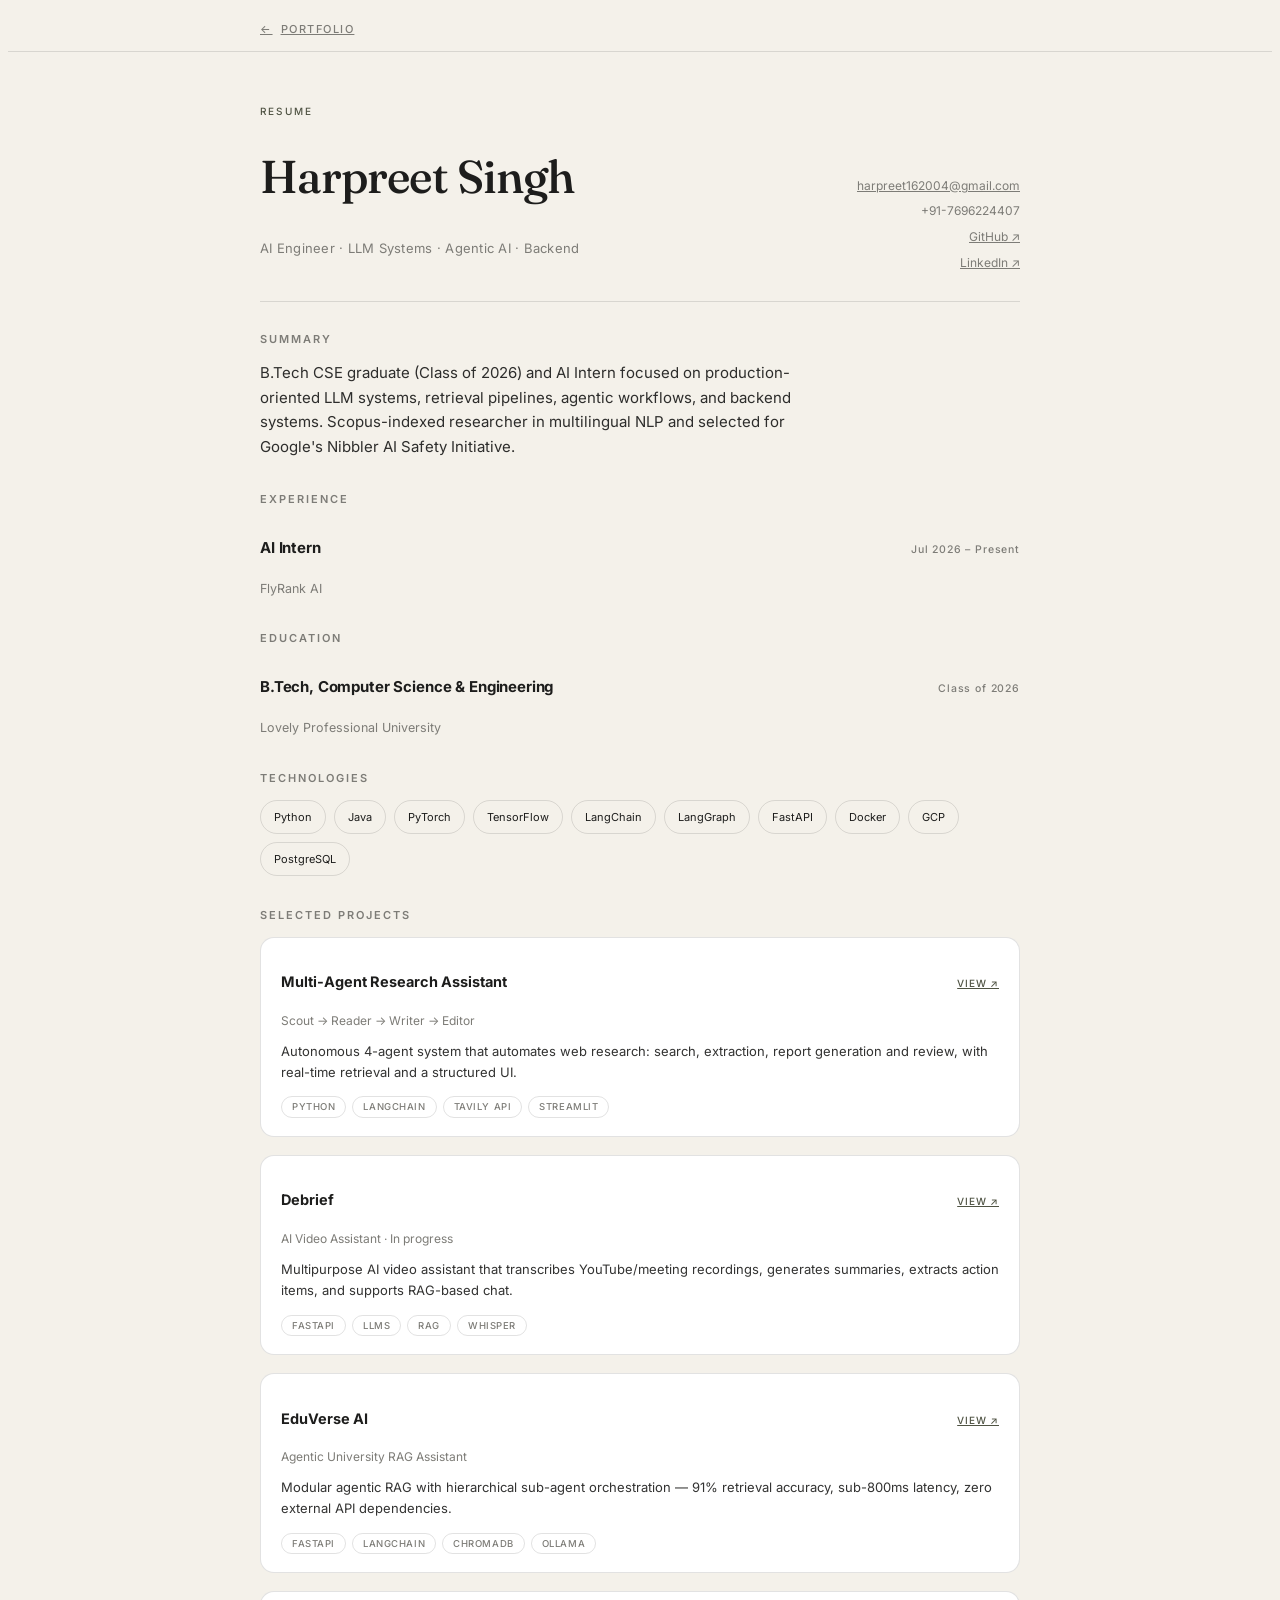
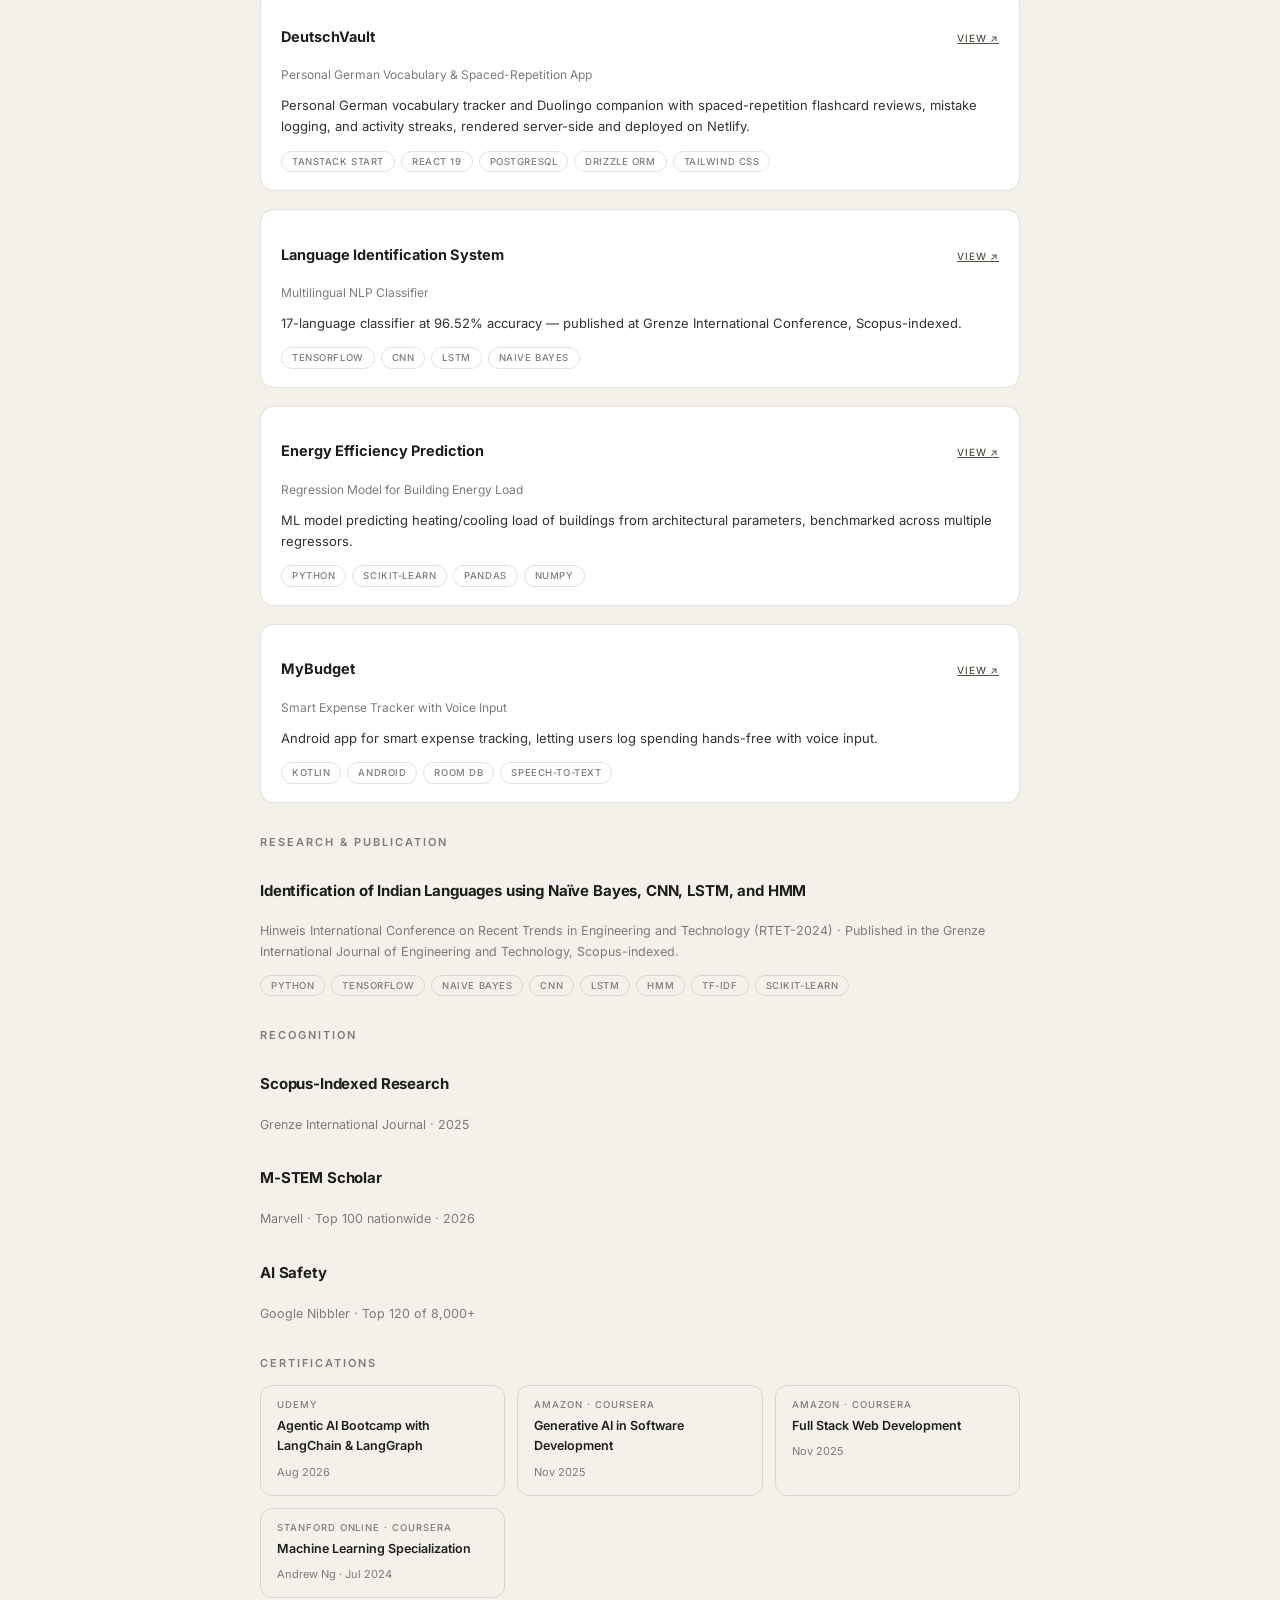
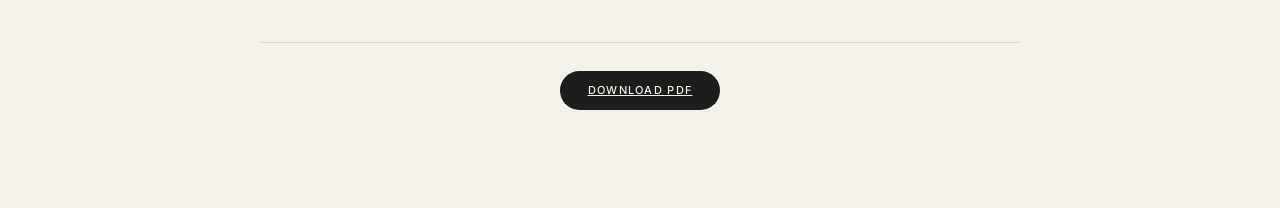
<file: resume.html>
<!doctype html>
<html lang="en">
  <head>
    <meta charset="UTF-8" />
    <meta name="viewport" content="width=device-width,initial-scale=1" />
    <title>Harpreet Singh · Resume</title>
    <meta name="description" content="Harpreet Singh — AI Engineer. Resume." />
    <meta name="robots" content="index,follow" />
    <meta name="theme-color" content="#1d1d1c" />

    <link
      rel="icon"
      href="data:image/svg+xml,%3Csvg xmlns='http://www.w3.org/2000/svg' viewBox='0 0 32 32'%3E%3Crect width='32' height='32' fill='%231d1d1c'/%3E%3Ctext x='16' y='23' font-family='Georgia,serif' font-size='16' font-weight='700' fill='%23f3eee2' text-anchor='middle'%3EHS%3C/text%3E%3C/svg%3E"
    />

    <link rel="preconnect" href="https://fonts.googleapis.com" />
    <link rel="preconnect" href="https://fonts.gstatic.com" crossorigin />
    <link
      href="https://fonts.googleapis.com/css2?family=Fraunces:ital,opsz,wght@0,9..144,400;0,9..144,500&family=Inter:wght@400;500;600;700;800&display=swap"
      rel="stylesheet"
    />

    <link rel="stylesheet" href="css/style.css" />
    <link rel="stylesheet" href="css/resume.css" />
  </head>

  <body>
    <!-- ============================================================
     TOP BAR — back link
     ============================================================ -->
    <header class="r-topbar">
      <div class="r-topbar-inner">
        <a href="index.html" class="r-back">
          <span class="r-back-arrow">←</span>
          <span>Portfolio</span>
        </a>
      </div>
    </header>

    <!-- ============================================================
     RESUME
     ============================================================ -->
    <main class="r-wrap">
      <!-- Header / identity -->
      <section class="r-header">
        <div>
          <div class="r-eyebrow">Resume</div>
          <h1>Harpreet Singh</h1>
          <p class="r-role">AI Engineer · LLM Systems · Agentic AI · Backend</p>
        </div>

        <div class="r-contact" id="rContact">
          <!-- populated by js/resume.js from SITE_LINKS -->
        </div>
      </section>

      <!-- Summary -->
      <section class="r-section">
        <h2>Summary</h2>
        <p>
          B.Tech CSE graduate (Class of 2026) and AI Intern focused
          on production-oriented LLM systems, retrieval pipelines, agentic
          workflows, and backend systems. Scopus-indexed researcher in
          multilingual NLP and selected for Google's Nibbler AI Safety Initiative.
        </p>
      </section>

      <!-- Experience -->
      <section class="r-section">
        <h2>Experience</h2>
        <div class="r-entry">
          <div class="r-entry-head">
            <h3>AI Intern</h3>
            <span class="r-entry-date">Jul 2026 – Present</span>
          </div>
          <div class="r-entry-sub">FlyRank AI</div>
        </div>
      </section>

      <!-- Education -->
      <section class="r-section">
        <h2>Education</h2>
        <div class="r-entry">
          <div class="r-entry-head">
            <h3>B.Tech, Computer Science &amp; Engineering</h3>
            <span class="r-entry-date">Class of 2026</span>
          </div>
          <div class="r-entry-sub">Lovely Professional University</div>
        </div>
      </section>

      <!-- Skills -->
      <section class="r-section">
        <h2>Technologies</h2>
        <div class="r-tags">
          <span>Python</span>
          <span>Java</span>
          <span>PyTorch</span>
          <span>TensorFlow</span>
          <span>LangChain</span>
          <span>LangGraph</span>
          <span>FastAPI</span>
          <span>Docker</span>
          <span>GCP</span>
          <span>PostgreSQL</span>
        </div>
      </section>

      <!-- Projects (rendered from data.js → PROJECTS) -->
      <section class="r-section">
        <h2>Selected Projects</h2>
        <div class="r-projects" id="rProjects">
          <!-- populated by js/resume.js -->
        </div>
      </section>

      <!-- Publication -->
      <section class="r-section">
        <h2>Research &amp; Publication</h2>
        <div class="r-entry" id="rPublication">
          <!-- populated by js/resume.js from PUBLICATION -->
        </div>
      </section>

      <!-- Recognition -->
      <section class="r-section">
        <h2>Recognition</h2>
        <div class="r-recognition">
          <div class="r-entry">
            <div class="r-entry-head">
              <h3>Scopus-Indexed Research</h3>
            </div>
            <div class="r-entry-sub">Grenze International Journal · 2025</div>
          </div>
          <div class="r-entry">
            <div class="r-entry-head">
              <h3>M-STEM Scholar</h3>
            </div>
            <div class="r-entry-sub">Marvell · Top 100 nationwide · 2026</div>
          </div>
          <div class="r-entry">
            <div class="r-entry-head">
              <h3>AI Safety</h3>
            </div>
            <div class="r-entry-sub">Google Nibbler · Top 120 of 8,000+</div>
          </div>
        </div>
      </section>

      <!-- Certifications (rendered from data.js → CERTIFICATIONS) -->
      <section class="r-section">
        <h2>Certifications</h2>
        <div class="r-certs" id="rCerts">
          <!-- populated by js/resume.js -->
        </div>
      </section>

      <footer class="r-footer">
        <a data-link="resume" href="assets/resume/Harpreet_Singh_Resume.pdf" target="_blank" rel="noopener" class="btn">
          <span>Download PDF</span>
        </a>
      </footer>
    </main>

    <script src="js/data.js"></script>
    <script src="js/resume.js"></script>
  </body>
</html>
</file>
<file: css/resume.css>
/* ============================================================================
   RESUME PAGE
   Self-contained theme system (light/dark), scoped to this page only via
   [data-theme] on <html> — doesn't touch the main portfolio's --ink/--bone
   variables, which are used both for text color AND deliberately-dark
   panels there and can't just be inverted wholesale.
   ============================================================================ */

:root {
  --r-bg: #f4f1ea;
  --r-bg-soft: #eae5d9;
  --r-card: #ffffff;
  --r-ink: #1d1d1c;
  --r-mid: #7d7c77;
  --r-line: rgba(16, 16, 16, 0.12);
  --r-accent: #4f5343;
  --r-shadow: rgba(16, 16, 16, 0.08);
}

html,
body {
  background: var(--r-bg);
}

body {
  color: var(--r-ink);
  font: 400 15px/1.65 Inter, system-ui, sans-serif;
  transition:
    background 0.4s ease,
    color 0.4s ease;
}

/* ── top bar ─────────────────────────────────────────────────────── */

.r-topbar {
  position: sticky;
  top: 0;
  z-index: 20;
  background: var(--r-bg);
  border-bottom: 1px solid var(--r-line);
  transition: background 0.4s ease, border-color 0.4s ease;
}

.r-topbar-inner {
  max-width: 760px;
  margin: 0 auto;
  padding: 16px clamp(18px, 4vw, 28px);
  display: flex;
  align-items: center;
  justify-content: space-between;
}

.r-back {
  display: inline-flex;
  align-items: center;
  gap: 8px;
  font: 500 11px/1 Inter, sans-serif;
  letter-spacing: 0.14em;
  text-transform: uppercase;
  color: var(--r-mid);
  transition: color 0.25s;
}

.r-back:hover {
  color: var(--r-ink);
}

.r-back-arrow {
  transition: transform 0.25s cubic-bezier(0.6, 0, 0.2, 1);
}

.r-back:hover .r-back-arrow {
  transform: translateX(-3px);
}

/* ── theme toggle ────────────────────────────────────────────────── */

.r-toggle {
  display: flex;
  align-items: center;
  gap: 8px;
  background: transparent;
  border: 0;
  padding: 4px;
  cursor: pointer;
  color: var(--r-mid);
}

.r-toggle-icon {
  display: flex;
  width: 15px;
  height: 15px;
  transition: color 0.35s ease, opacity 0.35s ease;
}

.r-toggle-icon svg {
  width: 100%;
  height: 100%;
}

.r-toggle-sun {
  color: var(--r-accent);
}

html[data-theme="dark"] .r-toggle-sun {
  color: var(--r-mid);
  opacity: 0.5;
}

.r-toggle-moon {
  color: var(--r-mid);
  opacity: 0.5;
}

html[data-theme="dark"] .r-toggle-moon {
  color: var(--r-accent);
  opacity: 1;
}

.r-toggle-track {
  position: relative;
  width: 46px;
  height: 25px;
  border-radius: 999px;
  background: var(--r-line);
  border: 1px solid var(--r-line);
  transition: background 0.4s ease;
}

.r-toggle-thumb {
  position: absolute;
  top: 2px;
  left: 2px;
  width: 19px;
  height: 19px;
  border-radius: 50%;
  background: var(--r-ink);
  box-shadow: 0 2px 6px var(--r-shadow);
  transition:
    transform 0.4s cubic-bezier(0.16, 1, 0.3, 1),
    background 0.4s ease;
}

html[data-theme="dark"] .r-toggle-track {
  background: rgba(224, 128, 90, 0.22);
}

html[data-theme="dark"] .r-toggle-thumb {
  transform: translateX(21px);
  background: var(--r-accent);
}

.r-toggle:focus-visible {
  outline: 2px solid var(--r-accent);
  outline-offset: 4px;
  border-radius: 999px;
}

/* ── layout shell ────────────────────────────────────────────────── */

.r-wrap {
  max-width: 760px;
  margin: 0 auto;
  padding: clamp(28px, 6vh, 56px) clamp(18px, 4vw, 28px) clamp(60px, 10vh, 100px);
}

/* ── header ──────────────────────────────────────────────────────── */

.r-header {
  display: flex;
  flex-wrap: wrap;
  align-items: flex-end;
  justify-content: space-between;
  gap: 20px;
  padding-bottom: 28px;
  margin-bottom: 32px;
  border-bottom: 1px solid var(--r-line);
  transition: border-color 0.4s ease;
}

.r-eyebrow {
  font: 500 10px/1 Inter, sans-serif;
  letter-spacing: 0.22em;
  text-transform: uppercase;
  color: var(--r-accent);
  margin-bottom: 10px;
}

.r-header h1 {
  font-size: clamp(34px, 5vw, 46px);
  font-weight: 800;
  letter-spacing: -0.02em;
  line-height: 1;
}

.r-role {
  margin-top: 8px;
  color: var(--r-mid);
  font-size: 13px;
  letter-spacing: 0.02em;
}

.r-contact {
  display: flex;
  flex-direction: column;
  gap: 6px;
  font-size: 12px;
  color: var(--r-mid);
  text-align: right;
}

.r-contact a {
  color: var(--r-mid);
  transition: color 0.25s;
}

.r-contact a:hover {
  color: var(--r-accent);
}

/* ── sections ────────────────────────────────────────────────────── */

.r-section {
  margin-bottom: 34px;
}

.r-section h2 {
  font: 600 11px/1 Inter, sans-serif;
  letter-spacing: 0.18em;
  text-transform: uppercase;
  color: var(--r-mid);
  margin-bottom: 16px;
}

.r-section > p {
  max-width: 62ch;
  color: var(--r-ink);
  opacity: 0.92;
}

.r-entry + .r-entry {
  margin-top: 16px;
}

.r-entry-head {
  display: flex;
  flex-wrap: wrap;
  align-items: baseline;
  justify-content: space-between;
  gap: 8px 16px;
}

.r-entry-head h3 {
  font-size: 15px;
  font-weight: 700;
  letter-spacing: -0.01em;
}

.r-entry-date {
  font: 500 10.5px/1 Inter, sans-serif;
  letter-spacing: 0.08em;
  color: var(--r-mid);
  white-space: nowrap;
}

.r-entry-sub {
  margin-top: 3px;
  font-size: 12.5px;
  color: var(--r-mid);
}

/* ── tags / skills ───────────────────────────────────────────────── */

.r-tags {
  display: flex;
  flex-wrap: wrap;
  gap: 8px;
}

.r-tags span {
  border: 1px solid var(--r-line);
  padding: 7px 13px;
  border-radius: 20px;
  font-size: 11px;
  color: var(--r-ink);
  transition: border-color 0.4s ease;
}

/* ── projects ────────────────────────────────────────────────────── */

.r-projects {
  display: flex;
  flex-direction: column;
  gap: 18px;
}

.r-project {
  background: var(--r-card);
  border: 1px solid var(--r-line);
  border-radius: 14px;
  padding: 18px 20px;
  transition: background 0.4s ease, border-color 0.4s ease;
}

.r-project-head {
  display: flex;
  flex-wrap: wrap;
  align-items: baseline;
  justify-content: space-between;
  gap: 6px 14px;
}

.r-project-head h3 {
  font-size: 14.5px;
  font-weight: 700;
}

.r-project-head a {
  font: 500 10px/1 Inter, sans-serif;
  letter-spacing: 0.08em;
  text-transform: uppercase;
  color: var(--r-accent);
  white-space: nowrap;
}

.r-project-sub {
  margin-top: 2px;
  font-size: 12px;
  color: var(--r-mid);
}

.r-project p {
  margin-top: 10px;
  font-size: 13px;
  color: var(--r-ink);
  opacity: 0.9;
}

.r-project-stack {
  margin-top: 12px;
  display: flex;
  flex-wrap: wrap;
  gap: 6px;
}

.r-project-stack span {
  font: 500 9.5px/1 Inter, sans-serif;
  letter-spacing: 0.06em;
  text-transform: uppercase;
  color: var(--r-mid);
  border: 1px solid var(--r-line);
  border-radius: 20px;
  padding: 5px 10px;
}

/* ── certifications ──────────────────────────────────────────────── */

.r-certs {
  display: grid;
  grid-template-columns: repeat(auto-fill, minmax(200px, 1fr));
  gap: 12px;
}

.r-cert {
  border: 1px solid var(--r-line);
  border-radius: 12px;
  padding: 14px 16px;
  transition: border-color 0.4s ease;
}

.r-cert-issuer {
  font: 500 9.5px/1 Inter, sans-serif;
  letter-spacing: 0.1em;
  text-transform: uppercase;
  color: var(--r-mid);
}

.r-cert-name {
  margin-top: 6px;
  font-size: 12.5px;
  font-weight: 600;
}

.r-cert-meta {
  margin-top: 6px;
  font-size: 11px;
  color: var(--r-mid);
}

/* ── footer ──────────────────────────────────────────────────────── */

.r-footer {
  margin-top: 44px;
  padding-top: 28px;
  border-top: 1px solid var(--r-line);
  display: flex;
  justify-content: center;
  transition: border-color 0.4s ease;
}

.r-footer .btn {
  background: var(--r-ink);
  color: var(--r-bg);
}

@media (max-width: 560px) {
  .r-header {
    flex-direction: column;
    align-items: flex-start;
  }

  .r-contact {
    text-align: left;
  }
}
/* ── brand alignment additions ──────────────────────────────────────── */
.r-header h1 {
  font-family: "Fraunces", serif;
  font-weight: 500;
}

.r-footer .btn {
  display: inline-flex;
  align-items: center;
  gap: 10px;
  padding: 14px 28px;
  border-radius: 999px;
  font: 500 11px/1 Inter, sans-serif;
  letter-spacing: 0.12em;
  text-transform: uppercase;
  transition: opacity 0.25s ease;
}
.r-footer .btn:hover { opacity: 0.85; }
</file>
<file: css/style.css>
/* ============================================================================
   STYLE.CSS
   Custom layer on top of Tailwind CDN. Tailwind handles layout/spacing/type;
   this file handles the textures, motion primitives and one-off components
   that Tailwind utilities can't express (noise, magnetic buttons, the
   project modal, the skill field, the loader).
   ============================================================================ */

:root {
  --nav-h: 84px;
}

html {
  scroll-behavior: smooth;
}

body {
  -webkit-font-smoothing: antialiased;
  background-color: #f4f1ea;
}

::selection {
  background: #4f5343;
  color: #f3eee2;
}

.hide-scrollbar::-webkit-scrollbar { display: none; }
.hide-scrollbar { -ms-overflow-style: none; scrollbar-width: none; }

/* ── Hero background ─────────────────────────────────────────────────
   The whole stack (CSS pattern → optional real photo → legibility
   overlay) lives inside .hero-frame, an inset rounded "card" that sits
   with even breathing room from every edge of the dark section behind
   it — the glass-framed-photo look. Layered, in this order: dark base
   (on the section) → animated CSS pattern (always visible, no
   dependencies) → optional real photo (fades in only if
   assets/images/hero-bg.jpg actually loads) → dark overlay gradient
   for text legibility.                                                */
.hero-frame {
  position: absolute;
  --hero-inset: 14px;
  --hero-radius: 28px;
  inset: var(--hero-inset);
  z-index: 0;
  border-radius: var(--hero-radius);
  overflow: hidden;
  border: 1px solid rgba(255,255,255,0.14);
  box-shadow:
    0 40px 100px -30px rgba(0,0,0,0.65),
    inset 0 1px 0 rgba(255,255,255,0.10);
  transform-origin: center center;
  will-change: transform;
}
@media (min-width: 640px) {
  .hero-frame { --hero-inset: 22px; --hero-radius: 36px; }
}
@media (min-width: 1024px) {
  .hero-frame { --hero-inset: 28px; --hero-radius: 44px; }
}
.hero-bg-pattern {
  position: absolute;
  inset: 0;
  z-index: 0;
  background-image:
    radial-gradient(ellipse 60% 50% at 20% 20%, rgba(79,83,67,0.35), transparent 60%),
    radial-gradient(ellipse 55% 45% at 85% 75%, rgba(212,193,156,0.16), transparent 60%),
    repeating-linear-gradient(90deg, rgba(255,255,255,0.035) 0px, rgba(255,255,255,0.035) 1px, transparent 1px, transparent 64px),
    repeating-linear-gradient(0deg, rgba(255,255,255,0.035) 0px, rgba(255,255,255,0.035) 1px, transparent 1px, transparent 64px);
  animation: heroDrift 22s ease-in-out infinite alternate;
}
@keyframes heroDrift {
  0%   { background-position: 0% 0%, 100% 100%, 0 0, 0 0; }
  100% { background-position: 6% 4%, 94% 96%, 0 0, 0 0; }
}
.hero-bg-photo {
  position: absolute;
  inset: 0;
  z-index: 0;
  background-size: cover;
  background-position: center;
  opacity: 0;
  transition: opacity 1.2s ease;
}
.hero-bg-photo.is-loaded { opacity: 1; }
.hero-bg-overlay {
  position: absolute;
  inset: 0;
  z-index: 1;
  background: linear-gradient(180deg, rgba(29,29,28,0.30) 0%, rgba(29,29,28,0.50) 55%, rgba(20,22,26,0.86) 100%);
}
@media (prefers-reduced-motion: reduce) {
  .hero-bg-pattern { animation: none; }
}

/* ── Glassmorphism primitives ─────────────────────────────────────────
   Frosted, translucent surfaces used for badges/pills that float on
   top of photography — blurred backdrop, soft border, subtle sheen. */
.glass-panel {
  background: rgba(255,255,255,0.08);
  backdrop-filter: blur(18px) saturate(140%);
  -webkit-backdrop-filter: blur(18px) saturate(140%);
  border: 1px solid rgba(255,255,255,0.18);
  box-shadow: 0 8px 32px -12px rgba(0,0,0,0.45), inset 0 1px 0 rgba(255,255,255,0.14);
}
.hero-glass-badge {
  display: inline-flex;
  align-items: center;
  gap: 0.5rem;
  font-family: "JetBrains Mono", monospace;
  font-size: 0.7rem;
  letter-spacing: 0.14em;
  color: rgba(243,238,226,0.88);
  padding: 0.6rem 1.25rem;
  border-radius: 999px;
  background: rgba(255,255,255,0.08);
  backdrop-filter: blur(18px) saturate(140%);
  -webkit-backdrop-filter: blur(18px) saturate(140%);
  border: 1px solid rgba(255,255,255,0.18);
  box-shadow: 0 8px 32px -12px rgba(0,0,0,0.45), inset 0 1px 0 rgba(255,255,255,0.14);
}
.hero-glass-badge::before {
  content: "";
  width: 6px;
  height: 6px;
  border-radius: 50%;
  background: #d4c19c;
  box-shadow: 0 0 8px 1px rgba(212,193,156,0.8);
}

/* ── Matte noise (used on dark panels throughout) ───────────────────── */
.matte-noise { position: relative; isolation: isolate; }
.matte-noise::before {
  content: "";
  position: absolute;
  inset: 0;
  opacity: 0.035;
  pointer-events: none;
  z-index: 1;
  background-image: url("data:image/svg+xml,%3Csvg viewBox='0 0 200 200' xmlns='http://www.w3.org/2000/svg'%3E%3Cfilter id='n'%3E%3CfeTurbulence type='fractalNoise' baseFrequency='0.85' numOctaves='3' stitchTiles='stitch'/%3E%3C/filter%3E%3Crect width='100%25' height='100%25' filter='url(%23n)'/%3E%3C/svg%3E");
}

.gradient-border-inset {
  box-shadow: inset 0 1px 1px rgba(255, 255, 255, 0.08), inset 0 -1px 1px rgba(0, 0, 0, 0.25);
}

.custom-curve { border-top-right-radius: 120px; }
@media (max-width: 1024px) { .custom-curve { border-top-right-radius: 56px; } }

/* ── Magnetic buttons ────────────────────────────────────────────────── */
.magnetic-wrap { display: inline-block; position: relative; }

/* ── Loader: viewfinder reveal ───────────────────────────────────────── */
#loader {
  position: fixed;
  inset: 0;
  z-index: 999;
  display: flex;
  align-items: center;
  justify-content: center;
  overflow: hidden;
  background: #1d1d1c;
  transition: opacity 0.6s ease, visibility 0.6s ease;
}
#loader::before {
  /* faint ambient texture — same gradient recipe as the hero/project
     tiles, kept subtle so it doesn't compete with the mark itself. */
  content: "";
  position: absolute;
  inset: -15%;
  background-image:
    radial-gradient(ellipse 50% 40% at 25% 30%, rgba(79,83,67,0.30), transparent 60%),
    radial-gradient(ellipse 45% 35% at 78% 75%, rgba(212,193,156,0.14), transparent 60%);
  animation: heroDrift 10s ease-in-out infinite alternate;
}
.loader-frame {
  position: relative;
  z-index: 1;
  width: 132px;
  height: 132px;
  display: flex;
  align-items: center;
  justify-content: center;
  transition: transform 0.6s cubic-bezier(.4,0,.2,1), filter 0.6s ease, opacity 0.6s ease;
}
.loader-corner {
  position: absolute;
  width: 22px;
  height: 22px;
  border: 1.5px solid rgba(212,193,156,0.7);
  opacity: 0;
  animation: loaderCornerIn 0.7s cubic-bezier(.16,1,.3,1) forwards;
}
.loader-corner.tl { top: 0; left: 0; border-right: none; border-bottom: none; --dx: -14px; --dy: -14px; }
.loader-corner.tr { top: 0; right: 0; border-left: none; border-bottom: none; --dx: 14px; --dy: -14px; animation-delay: 0.08s; }
.loader-corner.bl { bottom: 0; left: 0; border-right: none; border-top: none; --dx: -14px; --dy: 14px; animation-delay: 0.08s; }
.loader-corner.br { bottom: 0; right: 0; border-left: none; border-top: none; --dx: 14px; --dy: 14px; animation-delay: 0.16s; }
.loader-mark {
  position: relative;
  display: flex;
  flex-direction: column;
  align-items: center;
  gap: 0.65rem;
}
#loader .loader-word {
  font-family: "Fraunces", serif;
  font-size: clamp(1.8rem, 5vw, 2.75rem);
  letter-spacing: -0.02em;
  color: #f3eee2;
  opacity: 0;
  animation: loaderWordIn 0.8s cubic-bezier(.16,1,.3,1) forwards;
  animation-delay: 0.16s;
}
.loader-line {
  width: 46px;
  height: 1px;
  background: #d4c19c;
  transform: scaleX(0);
  animation: loaderLineGrow 0.6s cubic-bezier(.16,1,.3,1) forwards;
  animation-delay: 0.56s;
}
@keyframes loaderCornerIn {
  0% { opacity: 0; transform: translate(var(--dx), var(--dy)) scale(0.7); }
  100% { opacity: 1; transform: translate(0,0) scale(1); }
}
@keyframes loaderWordIn {
  0% { opacity: 0; transform: translateY(8px) scale(0.94); filter: blur(6px); }
  100% { opacity: 1; transform: translateY(0) scale(1); filter: blur(0); }
}
@keyframes loaderLineGrow {
  to { transform: scaleX(1); }
}
#loader.is-done { opacity: 0; visibility: hidden; pointer-events: none; }
#loader.is-done .loader-frame { transform: scale(1.06); filter: blur(4px); opacity: 0; }
@media (prefers-reduced-motion: reduce) {
  #loader::before { animation: none; }
  .loader-corner, #loader .loader-word, .loader-line { animation: none; opacity: 1; transform: none; filter: none; }
}
html.is-loading { overflow: hidden; }

/* ── Custom cursor ────────────────────────────────────────────────────
   Plain CSS `cursor` property — no JS, no DOM element following the
   pointer, nothing to lag. The browser/OS renders it natively, exactly
   like the default arrow, just re-skinned. One shape for the default
   pointer, a slightly larger one for anything clickable — that size
   change is the browser swapping a static image on :hover, not an
   animation. Each cursor is a dark dot with a light ring baked into the
   same graphic, so it stays visible on both this site's dark sections
   and its cream ones without needing separate light/dark versions. */
html {
  cursor: url('data:image/svg+xml;utf8,<svg xmlns="http://www.w3.org/2000/svg" width="20" height="20" viewBox="0 0 20 20"><circle cx="10" cy="10" r="6" fill="%231d1d1c" stroke="%23f3eee2" stroke-width="1.5"/></svg>') 10 10, auto;
}
a, button, [role="button"], .skills-tab, .ticker-chip, .skill-node,
.proj-card, .cert-card, input, select, textarea, label {
  cursor: url('data:image/svg+xml;utf8,<svg xmlns="http://www.w3.org/2000/svg" width="28" height="28" viewBox="0 0 28 28"><circle cx="14" cy="14" r="9" fill="%231d1d1c" stroke="%23f3eee2" stroke-width="1.5"/><circle cx="14" cy="14" r="2.5" fill="%23d4c19c"/></svg>') 14 14, pointer;
}

/* ── Nav mobile menu ─────────────────────────────────────────────────── */
#navMobileMenu {
  max-height: 0;
  overflow: hidden;
  transition: max-height 0.45s ease;
}
#navMobileMenu.open { max-height: 420px; }

/* ── Section number / eyebrow rule ──────────────────────────────────── */
.eyebrow {
  font-family: "JetBrains Mono", monospace;
  font-size: 0.7rem;
  letter-spacing: 0.16em;
}

/* ── Project cards (Shop grid, reskinned from the template's product card language) ── */
.proj-card {
  position: relative;
  flex: 0 0 auto;
  width: 340px;
  scroll-snap-align: start;
  background: #1d1d1c;
  border-radius: 28px;
  border: 1px solid rgba(255, 255, 255, 0.06);
  overflow: hidden;
  cursor: pointer;
  transition: transform 0.5s cubic-bezier(.16,1,.3,1), border-color 0.4s ease;
}
@media (min-width: 640px) { .proj-card { width: 380px; } }
.proj-card:hover { transform: translateY(-6px); border-color: rgba(255,255,255,0.14); }
.proj-card:focus-visible { outline: 2px solid #d4c19c; outline-offset: 3px; }
.proj-card .proj-media {
  position: relative;
  height: 240px;
  overflow: hidden;
  background: #262622;
}
.proj-card .proj-media img {
  width: 100%; height: 100%; object-fit: cover;
  transform: scale(1.04);
  transition: transform 0.8s cubic-bezier(.16,1,.3,1);
}
.proj-card:hover .proj-media img { transform: scale(1.12); }
.proj-card .proj-media-num {
  display: flex; align-items: center; justify-content: center;
  height: 100%; width: 100%;
  font-family: "Fraunces", serif;
  font-size: 3.5rem;
  color: rgba(243,238,226,0.15);
}

/* ── Project card media: abstract tile ─────────────────────────────────
   Replaces mismatched app/README screenshots with one consistent,
   on-brand surface — same wave-gradient + grid-line language as the
   hero background, so every project reads as part of one site rather
   than six unrelated captures. A per-card icon and index number carry
   the identity instead of a screenshot.                               */
.proj-media-abstract {
  position: relative;
  height: 100%;
  width: 100%;
  overflow: hidden;
  background: #1d1d1c;
}
.proj-media-pattern {
  position: absolute;
  inset: 0;
  background-image:
    radial-gradient(ellipse 70% 60% at var(--px, 25%) var(--py, 20%), rgba(79,83,67,0.55), transparent 65%),
    radial-gradient(ellipse 60% 50% at var(--px2, 80%) var(--py2, 85%), rgba(212,193,156,0.22), transparent 60%),
    repeating-linear-gradient(90deg, rgba(255,255,255,0.035) 0px, rgba(255,255,255,0.035) 1px, transparent 1px, transparent 40px),
    repeating-linear-gradient(0deg, rgba(255,255,255,0.035) 0px, rgba(255,255,255,0.035) 1px, transparent 1px, transparent 40px);
  animation: heroDrift 16s ease-in-out infinite alternate;
}
.proj-card:nth-of-type(1) .proj-media-pattern { --px: 20%; --py: 15%; --px2: 85%; --py2: 90%; }
.proj-card:nth-of-type(2) .proj-media-pattern { --px: 80%; --py: 20%; --px2: 15%; --py2: 85%; }
.proj-card:nth-of-type(3) .proj-media-pattern { --px: 30%; --py: 85%; --px2: 85%; --py2: 15%; }
.proj-card:nth-of-type(4) .proj-media-pattern { --px: 85%; --py: 80%; --px2: 20%; --py2: 15%; }
.proj-card:nth-of-type(5) .proj-media-pattern { --px: 15%; --py: 50%; --px2: 90%; --py2: 50%; }
.proj-card:nth-of-type(6) .proj-media-pattern { --px: 75%; --py: 15%; --px2: 25%; --py2: 90%; }
.proj-media-icon {
  position: absolute;
  top: 1.5rem;
  left: 1.5rem;
  z-index: 1;
  display: inline-flex;
  align-items: center;
  justify-content: center;
  width: 44px;
  height: 44px;
  border-radius: 12px;
  background: rgba(255,255,255,0.06);
  border: 1px solid rgba(255,255,255,0.12);
  color: #d4c19c;
  transition: transform 0.5s cubic-bezier(.16,1,.3,1), background 0.4s ease;
}
.proj-card:hover .proj-media-icon { transform: translateY(-3px) rotate(-6deg); background: rgba(212,193,156,0.16); }
.proj-media-abstract .proj-media-num {
  position: absolute;
  right: 1rem;
  bottom: -0.6rem;
  z-index: 0;
  height: auto;
  width: auto;
  font-size: 5.5rem;
  line-height: 1;
  color: rgba(243,238,226,0.08);
  transition: color 0.4s ease, transform 0.5s cubic-bezier(.16,1,.3,1);
}
.proj-card:hover .proj-media-abstract .proj-media-num { color: rgba(243,238,226,0.14); transform: translateY(-4px); }
@media (prefers-reduced-motion: reduce) {
  .proj-media-pattern { animation: none; }
}

/* ── Skills: infinite ticker + tabbed grid ───────────────────────────────
   Two compact components instead of a tall grid: a self-looping marquee
   of the foundational languages/tools everyone recognizes at a glance,
   and a small tabbed panel underneath for the deeper stack — swaps
   content on click instead of listing everything at once. */
.skills-ticker {
  position: relative;
  overflow: hidden;
  padding: 1.1rem 0;
  margin-bottom: 1.5rem;
  border-radius: 20px;
  background: rgba(255,255,255,0.03);
  border: 1px solid rgba(255,255,255,0.07);
  -webkit-mask-image: linear-gradient(90deg, transparent, #000 8%, #000 92%, transparent);
          mask-image: linear-gradient(90deg, transparent, #000 8%, #000 92%, transparent);
}
.skills-ticker-track {
  display: flex;
  width: max-content;
  gap: 0.75rem;
  padding: 0 1.25rem;
  animation: skillsTickerScroll 26s linear infinite;
}
.skills-ticker:hover .skills-ticker-track,
.skills-ticker:focus-within .skills-ticker-track { animation-play-state: paused; }
@keyframes skillsTickerScroll {
  from { transform: translateX(0); }
  to   { transform: translateX(-50%); }
}
.ticker-chip {
  flex: 0 0 auto;
  font-family: "JetBrains Mono", monospace;
  font-size: 0.78rem;
  letter-spacing: 0.02em;
  color: rgba(243,238,226,0.65);
  background: rgba(255,255,255,0.04);
  border: 1px solid rgba(255,255,255,0.08);
  padding: 0.55rem 1.1rem;
  border-radius: 999px;
  cursor: default;
  transition: transform 0.3s cubic-bezier(.16,1,.3,1), color 0.3s ease, background 0.3s ease, border-color 0.3s ease, box-shadow 0.3s ease;
}
.ticker-chip:hover {
  transform: scale(1.08);
  color: #1d1d1c;
  background: #d4c19c;
  border-color: #d4c19c;
  box-shadow: 0 0 24px rgba(212,193,156,0.4);
}

.skills-tabs-wrap {
  background: rgba(255,255,255,0.03);
  border: 1px solid rgba(255,255,255,0.07);
  border-radius: 24px;
  padding: 1.5rem;
}
.skills-tabs {
  display: flex;
  flex-wrap: wrap;
  gap: 0.5rem;
  margin-bottom: 1.25rem;
}
.skills-tab {
  display: inline-flex;
  align-items: center;
  gap: 0.4rem;
  font-family: "JetBrains Mono", monospace;
  font-size: 0.66rem;
  letter-spacing: 0.07em;
  text-transform: uppercase;
  color: rgba(243,238,226,0.55);
  background: transparent;
  border: 1px solid rgba(255,255,255,0.09);
  padding: 0.55rem 1rem;
  border-radius: 999px;
  cursor: pointer;
  transition: color 0.3s ease, background 0.3s ease, border-color 0.3s ease;
}
.skills-tab:hover { color: rgba(243,238,226,0.85); border-color: rgba(255,255,255,0.2); }
.skills-tab.is-active {
  color: #1d1d1c;
  background: #d4c19c;
  border-color: #d4c19c;
}
.skills-panel {
  display: flex;
  flex-wrap: wrap;
  align-content: flex-start;
  gap: 0.6rem;
  min-height: 42px;
  opacity: 0;
  transform: translateY(10px);
  transition: opacity 0.4s cubic-bezier(.16,1,.3,1), transform 0.4s cubic-bezier(.16,1,.3,1);
}
.skills-panel.is-visible { opacity: 1; transform: translateY(0); }
.skills-panel .skill-node {
  font-family: "JetBrains Mono", monospace;
  font-size: 0.75rem;
  color: rgba(243,238,226,0.72);
  background: rgba(255,255,255,0.04);
  border: 1px solid rgba(255,255,255,0.09);
  padding: 8px 14px;
  border-radius: 999px;
  white-space: nowrap;
  transition: color 0.2s ease, background 0.2s ease, border-color 0.2s ease, transform 0.2s ease;
}
.skills-panel .skill-node:hover {
  color: #1d1d1c;
  background: #d4c19c;
  border-color: #d4c19c;
  transform: translateY(-2px);
}
@media (prefers-reduced-motion: reduce) {
  .skills-ticker-track { animation: none; }
}
@media (max-width: 640px) {
  .skills-tabs-wrap { padding: 1.1rem; border-radius: 20px; }
  .skills-tab { font-size: 0.6rem; padding: 0.5rem 0.75rem; }
  .ticker-chip { font-size: 0.7rem; padding: 0.5rem 0.9rem; }
}

/* ── Certification cards ─────────────────────────────────────────────── */
.cert-card {
  flex: 0 0 auto;
  width: 260px;
  scroll-snap-align: start;
  background: #f8f6f0;
  border-radius: 22px;
  overflow: hidden;
  border: 1px solid rgba(29,29,28,0.10);
  box-shadow: 0 1px 2px rgba(29,29,28,0.04), 0 16px 32px -20px rgba(29,29,28,0.18);
  transition: transform 0.4s cubic-bezier(.16,1,.3,1), box-shadow 0.4s cubic-bezier(.16,1,.3,1), border-color 0.4s ease;
}
@media (min-width: 640px) { .cert-card { width: 300px; } }
.cert-card:hover {
  transform: translateY(-6px);
  border-color: rgba(29,29,28,0.16);
  box-shadow: 0 1px 2px rgba(29,29,28,0.05), 0 28px 48px -22px rgba(29,29,28,0.28);
}
.cert-card:focus-visible { outline: 2px solid #4f5343; outline-offset: 3px; }
.cert-card .cert-thumb {
  height: 180px;
  overflow: hidden;
  background: #d3cdc0;
  border-bottom: 1px solid rgba(29,29,28,0.08);
}
.cert-card .cert-thumb img {
  width: 100%; height: 100%; object-fit: cover;
  transition: transform 0.6s cubic-bezier(.16,1,.3,1);
}
.cert-card:hover .cert-thumb img { transform: scale(1.06); }

/* ── Focus / engineering cards ───────────────────────────────────────── */
.focus-card {
  background: #1d1d1c;
  border-radius: 28px;
  border: 1px solid rgba(255,255,255,0.06);
  padding: 2.25rem;
  transition: transform 0.4s cubic-bezier(.16,1,.3,1), border-color 0.4s ease;
}
.focus-card:hover { transform: translateY(-4px); border-color: rgba(255,255,255,0.14); }

/* ── Research / publication panel ────────────────────────────────────── */
.research-tag {
  font-family: "JetBrains Mono", monospace;
  font-size: 0.68rem;
  letter-spacing: 0.05em;
}

/* ============================================================================
   PROJECT DETAIL MODAL
   ============================================================================ */
.pmodal {
  position: fixed;
  inset: 0;
  z-index: 200;
  display: flex;
  align-items: center;
  justify-content: center;
  padding: 20px;
  opacity: 0;
  visibility: hidden;
  transition: opacity 0.35s ease, visibility 0.35s ease;
}
.pmodal.is-open { opacity: 1; visibility: visible; }
.pmodal-backdrop {
  position: absolute;
  inset: 0;
  background: rgba(15,15,14,0.72);
  backdrop-filter: blur(6px);
}
.pmodal-panel {
  position: relative;
  z-index: 1;
  width: 100%;
  max-width: 980px;
  max-height: 88vh;
  overflow-y: auto;
  background: #1d1d1c;
  border-radius: 32px;
  border: 1px solid rgba(255,255,255,0.08);
  display: flex;
  flex-direction: column;
  transform: translateY(24px) scale(0.98);
  transition: transform 0.4s cubic-bezier(.16,1,.3,1);
}
.pmodal.is-open .pmodal-panel { transform: translateY(0) scale(1); }
@media (min-width: 900px) {
  .pmodal-panel { flex-direction: row; max-height: 82vh; }
}
body.pmodal-lock { overflow: hidden; }

.pmodal-media-wrap {
  position: relative;
  width: 100%;
  height: 320px;
  flex-shrink: 0;
  background: #262622;
}
@media (min-width: 900px) {
  .pmodal-media-wrap { width: 46%; height: auto; }
}
.pmodal-media { position: absolute; inset: 0; }
.pmodal-media img { width: 100%; height: 100%; object-fit: cover; }
.pmodal-media video {
  width: 100%;
  height: 100%;
  object-fit: contain;
  background: #000;
}
.pmodal-mono {
  display: flex; align-items: center; justify-content: center;
  height: 100%; font-family: "Fraunces", serif; font-size: 4rem;
  color: rgba(243,238,226,0.15);
}

.pmodal-badge {
  position: absolute; top: 20px; left: 20px; z-index: 2;
  display: none; align-items: center;
  font-family: "JetBrains Mono", monospace;
  font-size: 0.65rem; letter-spacing: 0.1em; text-transform: uppercase;
  background: rgba(79,83,67,0.9); color: #ded9cc;
  padding: 6px 14px; border-radius: 999px;
}
.pmodal-play-btn {
  position: absolute;
  bottom: 20px;
  left: 20px;
  z-index: 2;
}
.pmodal-pause-hint {
  position: absolute;
  inset: 0;
  z-index: 1;
  display: none;
  align-items: center;
  justify-content: center;
  font-family: "JetBrains Mono", monospace;
  font-size: 0.72rem;
  letter-spacing: 0.06em;
  text-transform: uppercase;
  color: #f3eee2;
  background: rgba(0,0,0,0.35);
  pointer-events: none;
}
.pmodal-pause-hint.is-visible { display: flex; }
.pmodal-icon-btn {
  width: 40px; height: 40px; border-radius: 999px;
  display: flex; align-items: center; justify-content: center;
  background: rgba(31,31,29,0.75); color: #e2dcd0;
  border: 1px solid rgba(255,255,255,0.12);
  backdrop-filter: blur(6px);
  transition: background 0.25s ease;
}
.pmodal-icon-btn:hover { background: rgba(79,83,67,0.9); }
.pmodal-close { position: absolute; top: 20px; right: 20px; z-index: 2; }
.pmodal-more-wrap { position: absolute; top: 20px; right: 70px; z-index: 3; }
.pmodal-more-menu {
  position: absolute; top: 48px; right: 0;
  min-width: 180px;
  background: #262622; border: 1px solid rgba(255,255,255,0.1);
  border-radius: 14px; padding: 6px;
  opacity: 0; visibility: hidden; transform: translateY(-6px);
  transition: opacity 0.2s ease, transform 0.2s ease, visibility 0.2s ease;
}
.pmodal-more-menu.is-open { opacity: 1; visibility: visible; transform: translateY(0); }
.pmodal-more-menu button {
  display: block; width: 100%; text-align: left;
  padding: 9px 12px; border-radius: 9px;
  font-family: "JetBrains Mono", monospace; font-size: 0.7rem; letter-spacing: 0.04em;
  color: #cfcabf;
}
.pmodal-more-menu button:hover { background: rgba(255,255,255,0.06); color: #f3eee2; }

.pmodal-body {
  padding: 2rem;
  color: #e2dcd0;
  overflow-y: auto;
}
@media (min-width: 900px) { .pmodal-body { padding: 2.75rem; width: 54%; } }
.pmodal-headline { display: flex; align-items: center; gap: 10px; margin-bottom: 1rem; }
.pmodal-hl-tag, .pmodal-hl-sub {
  font-family: "JetBrains Mono", monospace; font-size: 0.68rem; letter-spacing: 0.08em; text-transform: uppercase;
  color: #a8a7a2;
}
.pmodal-hl-dot { color: #4f5343; }
.pmodal-panel h3#pmTitle {
  font-family: "Fraunces", serif;
  font-size: clamp(1.8rem, 3vw, 2.6rem);
  color: #f3eee2;
  line-height: 1.1;
  margin-bottom: 0.5rem;
}
.pmodal-sub { color: #a8a7a2; font-size: 0.95rem; margin-bottom: 1.25rem; }
.pmodal-desc { font-weight: 300; line-height: 1.7; color: #cfcabf; margin-bottom: 1.5rem; }
.pmodal-stack { display: flex; flex-wrap: wrap; gap: 8px; margin-bottom: 1.5rem; }
.pmodal-stack span {
  font-family: "JetBrains Mono", monospace; font-size: 0.68rem; letter-spacing: 0.03em;
  background: rgba(255,255,255,0.05); border: 1px solid rgba(255,255,255,0.08);
  padding: 6px 12px; border-radius: 999px; color: #ded9cc;
}
.pmodal-divider { height: 1px; background: rgba(255,255,255,0.08); margin: 1.5rem 0; }
.pmodal-action-row { display: flex; align-items: center; gap: 12px; flex-wrap: wrap; }
.pmodal-cta {
  display: flex; align-items: center; gap: 12px;
  background: #4f5343; color: #e2dcd0;
  padding: 10px 10px 10px 18px; border-radius: 999px;
  transition: background 0.25s ease;
  flex: 1 1 auto;
}
.pmodal-cta:hover { background: #3a3d31; }
.pmodal-cta-icon {
  width: 34px; height: 34px; border-radius: 999px;
  background: rgba(0,0,0,0.2);
  display: flex; align-items: center; justify-content: center; flex-shrink: 0;
}
.pmodal-cta-text { display: flex; flex-direction: column; line-height: 1.2; }
.pmodal-cta-text strong { font-size: 0.8rem; font-weight: 500; letter-spacing: 0.02em; }
.pmodal-cta-text small { font-size: 0.68rem; color: #b1b2a9; }
.pmodal-icon-actions { display: flex; gap: 8px; }
.pmodal-icon-actions .pmodal-icon-btn { position: static; background: rgba(255,255,255,0.05); }
.pmodal-icon-actions .pmodal-icon-btn:hover { background: rgba(79,83,67,0.9); }
.pmodal-icon-actions .is-copied { background: #4f5343; }
.pmodal-stats { display: grid; grid-template-columns: repeat(3, 1fr); gap: 1rem; }
.pmodal-stats span { display: block; font-family: "JetBrains Mono", monospace; font-size: 0.62rem; letter-spacing: 0.08em; text-transform: uppercase; color: #7d7c77; margin-bottom: 4px; }
.pmodal-stats strong { font-size: 0.85rem; font-weight: 400; color: #e2dcd0; }

/* ── Reveal-on-scroll base state (GSAP animates from this) ──────────── */
@media (prefers-reduced-motion: reduce) {
  html { scroll-behavior: auto; }
  * { animation-duration: 0.01ms !important; transition-duration: 0.01ms !important; }
}
</file>
